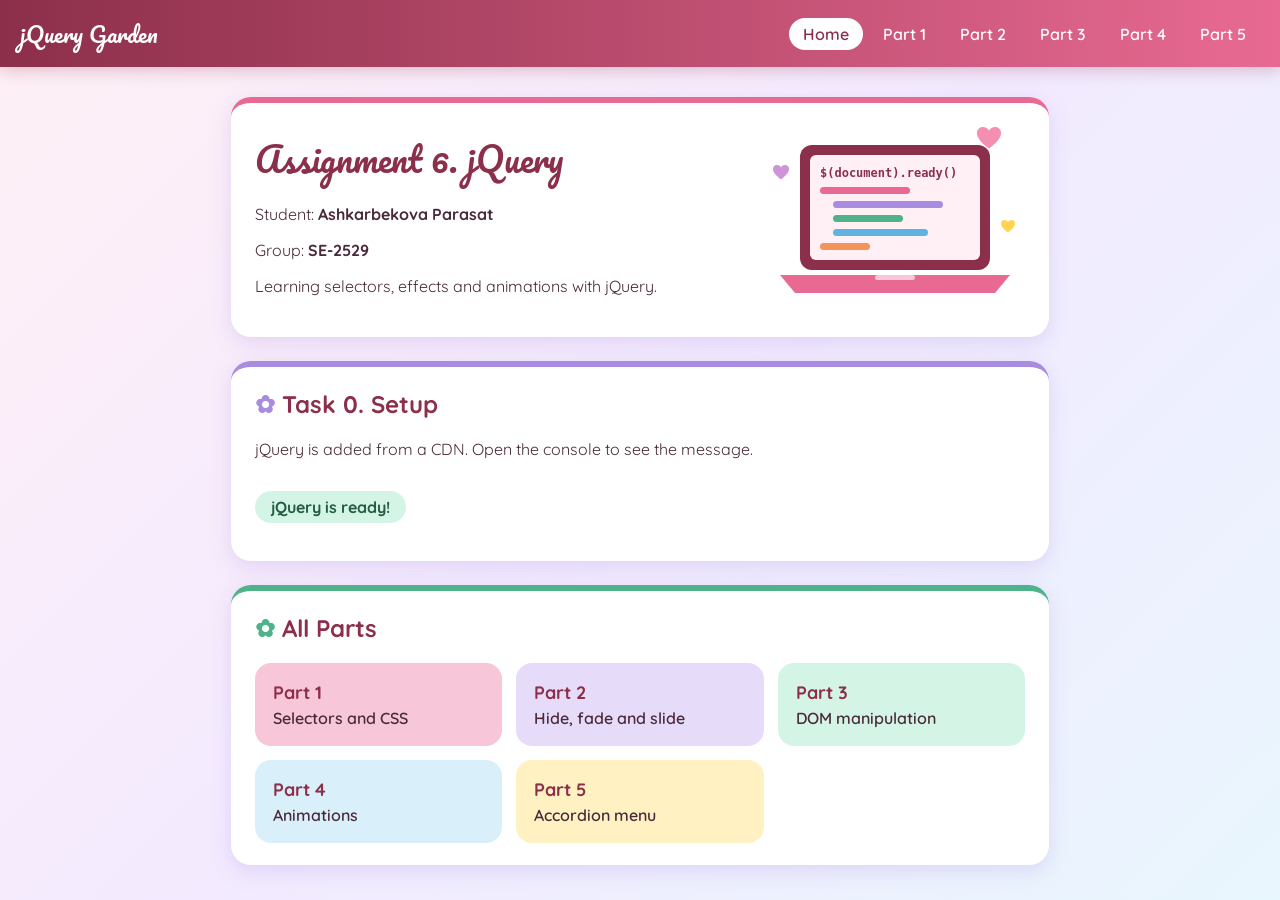
<file: index.html>
<!DOCTYPE html>
<html lang="en">
<head>
  <meta charset="UTF-8">
  <meta name="viewport" content="width=device-width, initial-scale=1.0">
  <title>Assignment 6 - jQuery</title>
  <link rel="stylesheet" href="style.css">
</head>
<body>
  <nav>
    <span class="logo">jQuery Garden</span>
    <a href="index.html" class="active">Home</a>
    <a href="part1.html">Part 1</a>
    <a href="part2.html">Part 2</a>
    <a href="part3.html">Part 3</a>
    <a href="part4.html">Part 4</a>
    <a href="part5.html">Part 5</a>
  </nav>
  <main>
    <section class="hero">
      <div>
        <h1 class="page-title">Assignment 6. jQuery</h1>
        <p>Student: <b>Ashkarbekova Parasat</b></p>
        <p>Group: <b>SE-2529</b></p>
        <p>Learning selectors, effects and animations with jQuery.</p>
      </div>
      <img src="images/laptop.svg" alt="Laptop with code">
    </section>
    <section>
      <h2>Task 0. Setup</h2>
      <p>jQuery is added from a CDN. Open the console to see the message.</p>
      <p id="status" class="badge">jQuery is not ready.</p>
    </section>
    <section>
      <h2>All Parts</h2>
      <div class="tiles">
        <a class="tile" href="part1.html"><b>Part 1</b>Selectors and CSS</a>
        <a class="tile" href="part2.html"><b>Part 2</b>Hide, fade and slide</a>
        <a class="tile" href="part3.html"><b>Part 3</b>DOM manipulation</a>
        <a class="tile" href="part4.html"><b>Part 4</b>Animations</a>
        <a class="tile" href="part5.html"><b>Part 5</b>Accordion menu</a>
      </div>
    </section>
  </main>
  <script src="https://code.jquery.com/jquery-3.7.1.min.js"></script>
  <script src="js/index.js"></script>
</body>
</html>
</file>
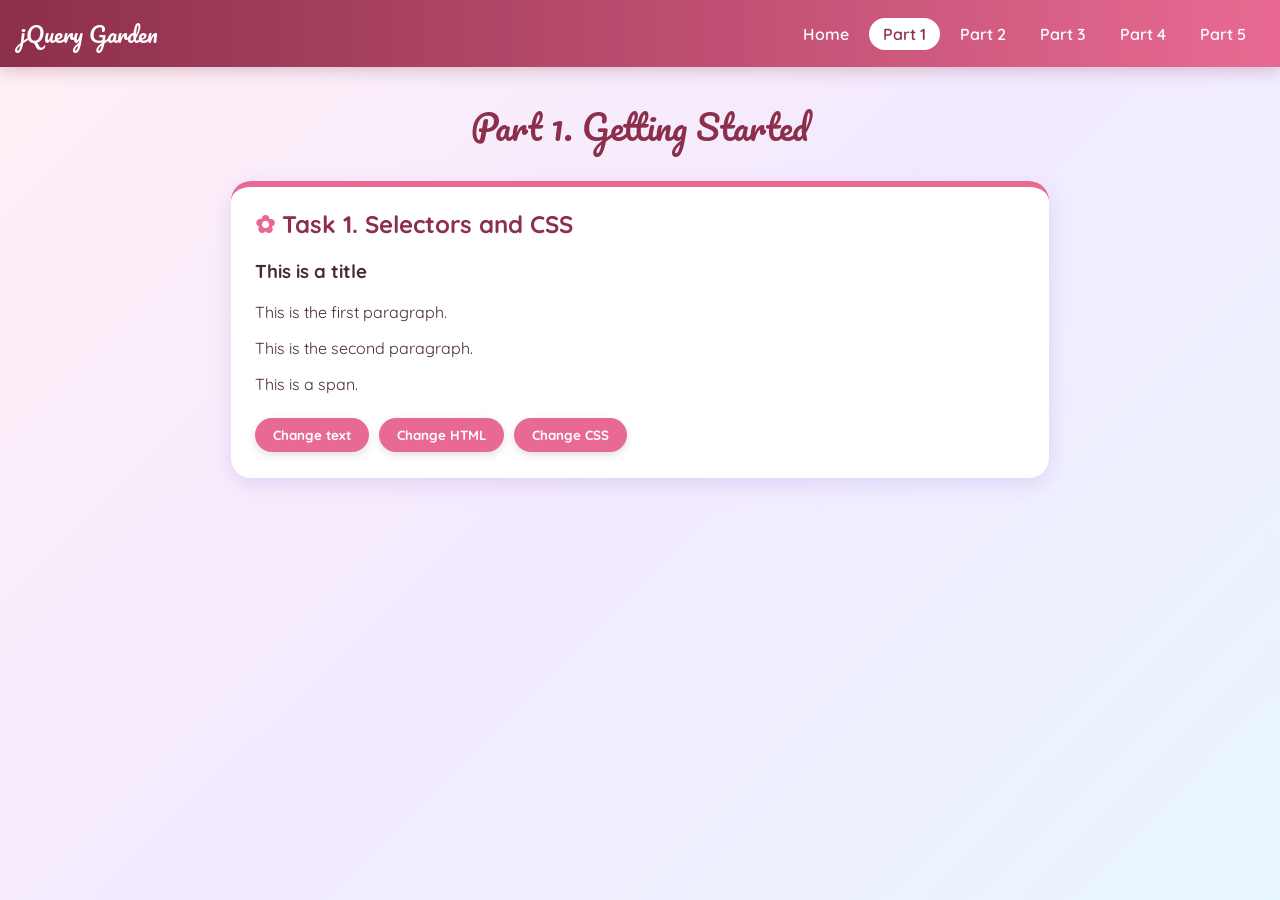
<file: part1.html>
<!DOCTYPE html>
<html lang="en">
<head>
  <meta charset="UTF-8">
  <meta name="viewport" content="width=device-width, initial-scale=1.0">
  <title>Part 1 - Selectors</title>
  <link rel="stylesheet" href="style.css">
</head>
<body>
  <nav>
    <span class="logo">jQuery Garden</span>
    <a href="index.html">Home</a>
    <a href="part1.html" class="active">Part 1</a>
    <a href="part2.html">Part 2</a>
    <a href="part3.html">Part 3</a>
    <a href="part4.html">Part 4</a>
    <a href="part5.html">Part 5</a>
  </nav>
  <main>
    <h1 class="page-title">Part 1. Getting Started</h1>
    <section>
      <h2>Task 1. Selectors and CSS</h2>
      <h3 id="title">This is a title</h3>
      <p class="info">This is the first paragraph.</p>
      <p class="info">This is the second paragraph.</p>
      <span>This is a span.</span>
      <br><br>
      <button id="btnText">Change text</button>
      <button id="btnHtml">Change HTML</button>
      <button id="btnCss">Change CSS</button>
    </section>
  </main>
  <script src="https://code.jquery.com/jquery-3.7.1.min.js"></script>
  <script src="js/part1.js"></script>
</body>
</html>
</file>
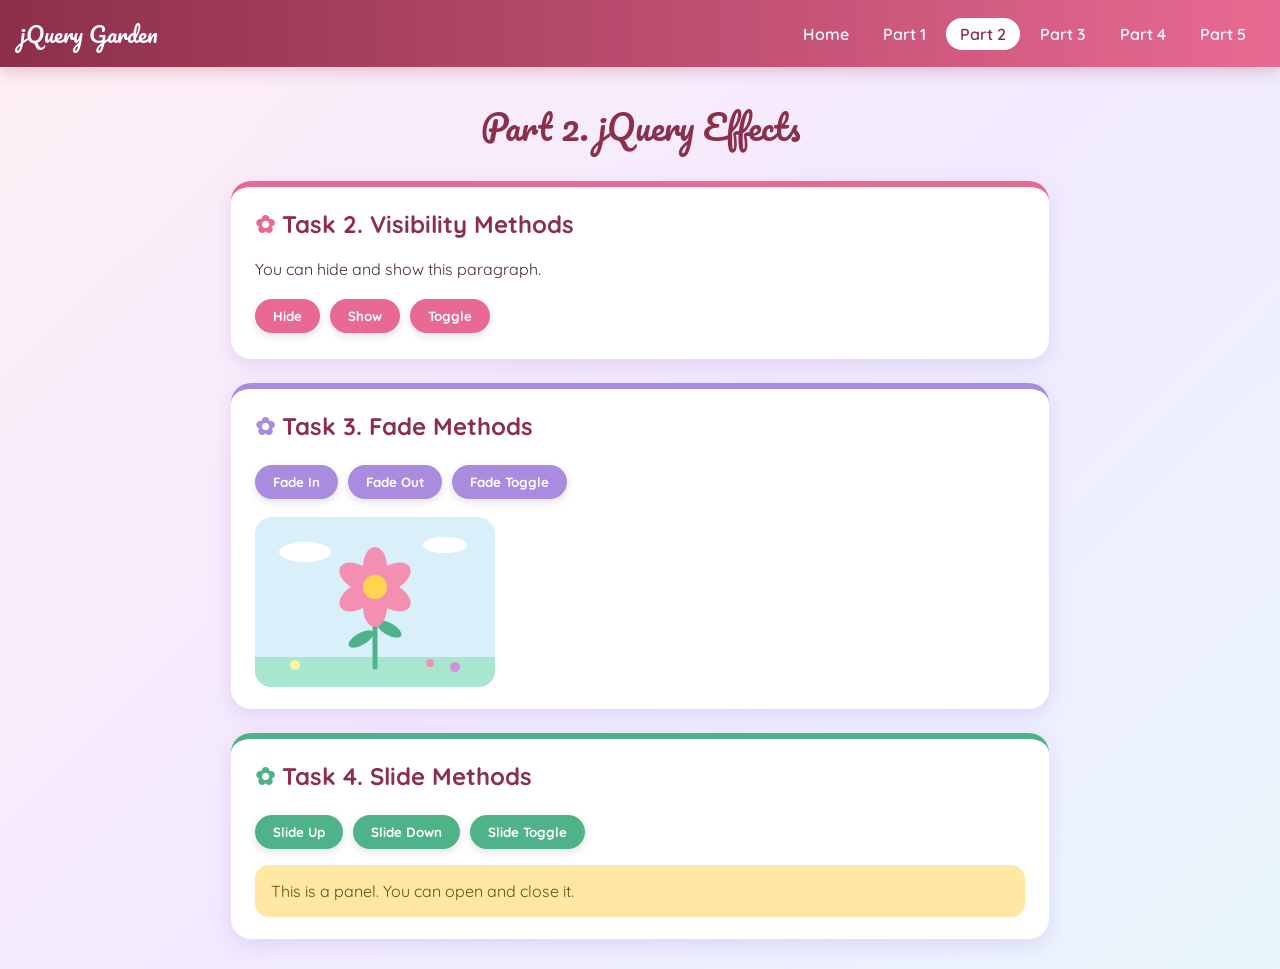
<file: part2.html>
<!DOCTYPE html>
<html lang="en">
<head>
  <meta charset="UTF-8">
  <meta name="viewport" content="width=device-width, initial-scale=1.0">
  <title>Part 2 - Effects</title>
  <link rel="stylesheet" href="style.css">
</head>
<body>
  <nav>
    <span class="logo">jQuery Garden</span>
    <a href="index.html">Home</a>
    <a href="part1.html">Part 1</a>
    <a href="part2.html" class="active">Part 2</a>
    <a href="part3.html">Part 3</a>
    <a href="part4.html">Part 4</a>
    <a href="part5.html">Part 5</a>
  </nav>
  <main>
    <h1 class="page-title">Part 2. jQuery Effects</h1>
    <section>
      <h2>Task 2. Visibility Methods</h2>
      <p id="text">You can hide and show this paragraph.</p>
      <button id="btnHide">Hide</button>
      <button id="btnShow">Show</button>
      <button id="btnToggle">Toggle</button>
    </section>
    <section>
      <h2>Task 3. Fade Methods</h2>
      <button id="btnFadeIn">Fade In</button>
      <button id="btnFadeOut">Fade Out</button>
      <button id="btnFadeToggle">Fade Toggle</button>
      <img id="fadeImg" src="images/flower.svg" alt="Flower">
    </section>
    <section>
      <h2>Task 4. Slide Methods</h2>
      <button id="btnSlideUp">Slide Up</button>
      <button id="btnSlideDown">Slide Down</button>
      <button id="btnSlideToggle">Slide Toggle</button>
      <div id="panel">This is a panel. You can open and close it.</div>
    </section>
  </main>
  <script src="https://code.jquery.com/jquery-3.7.1.min.js"></script>
  <script src="js/part2.js"></script>
</body>
</html>
</file>
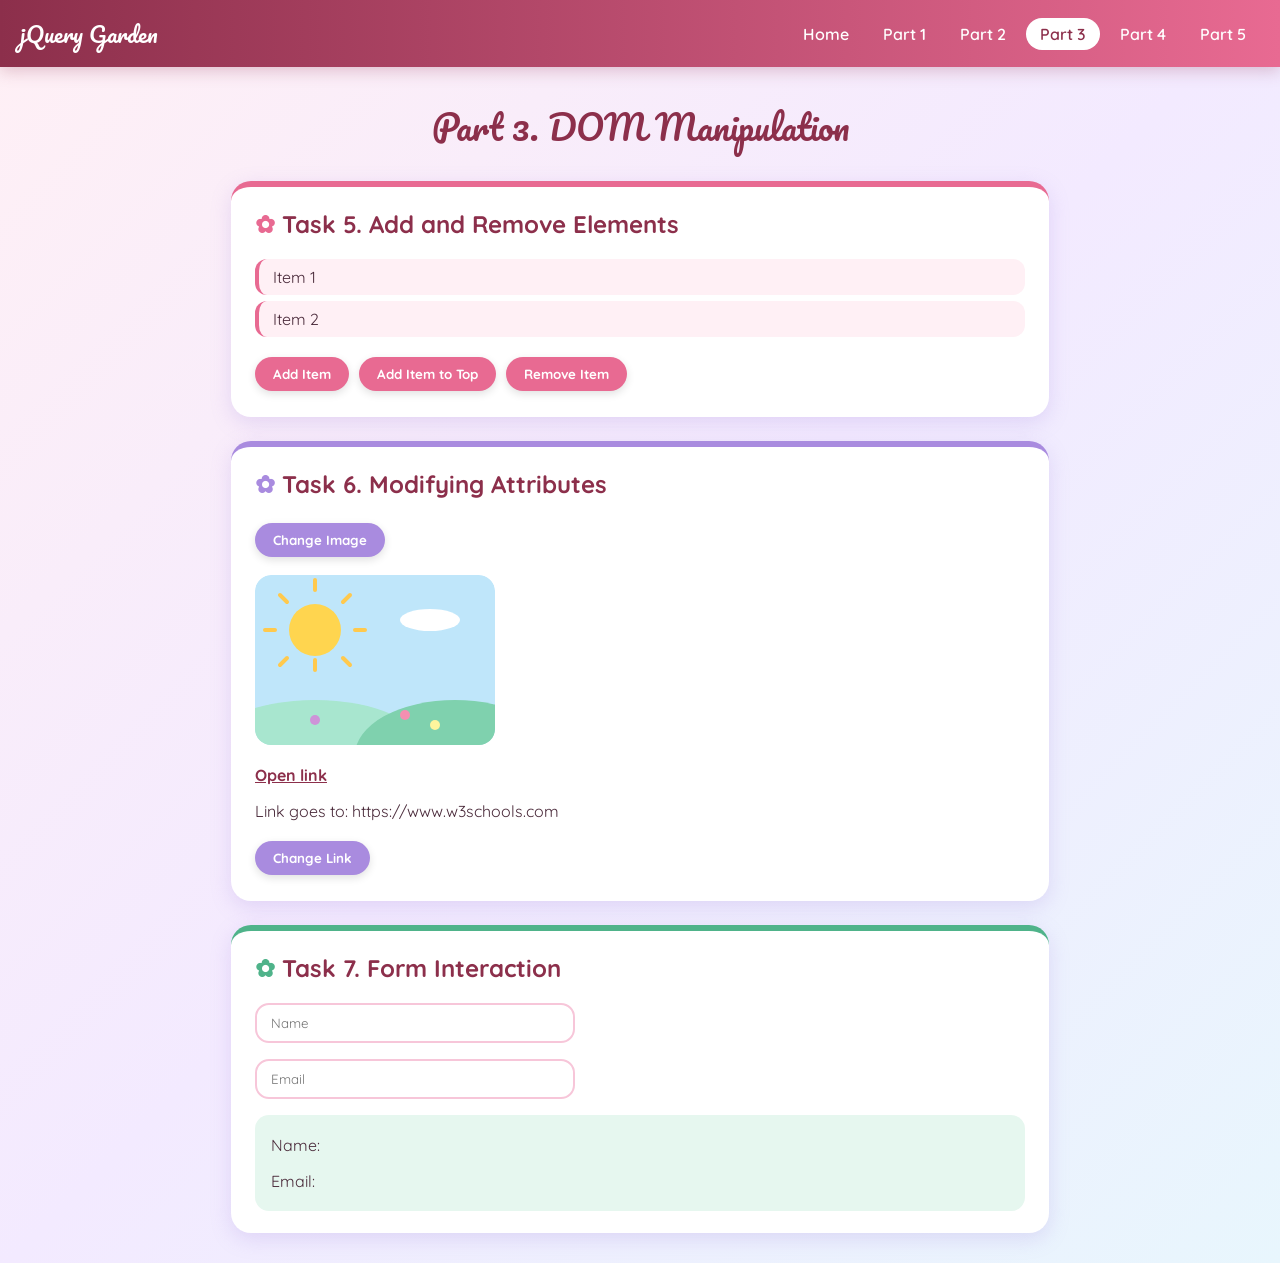
<file: part3.html>
<!DOCTYPE html>
<html lang="en">
<head>
  <meta charset="UTF-8">
  <meta name="viewport" content="width=device-width, initial-scale=1.0">
  <title>Part 3 - DOM</title>
  <link rel="stylesheet" href="style.css">
</head>
<body>
  <nav>
    <span class="logo">jQuery Garden</span>
    <a href="index.html">Home</a>
    <a href="part1.html">Part 1</a>
    <a href="part2.html">Part 2</a>
    <a href="part3.html" class="active">Part 3</a>
    <a href="part4.html">Part 4</a>
    <a href="part5.html">Part 5</a>
  </nav>
  <main>
    <h1 class="page-title">Part 3. DOM Manipulation</h1>
    <section>
      <h2>Task 5. Add and Remove Elements</h2>
      <ul id="list">
        <li>Item 1</li>
        <li>Item 2</li>
      </ul>
      <button id="btnAdd">Add Item</button>
      <button id="btnAddTop">Add Item to Top</button>
      <button id="btnRemove">Remove Item</button>
    </section>
    <section>
      <h2>Task 6. Modifying Attributes</h2>
      <button id="btnImg">Change Image</button>
      <img id="myImg" src="images/day.svg" alt="Day or night">
      <br>
      <a id="myLink" href="https://www.w3schools.com" target="_blank">Open link</a>
      <p>Link goes to: <span id="linkText">https://www.w3schools.com</span></p>
      <button id="btnLink">Change Link</button>
    </section>
    <section>
      <h2>Task 7. Form Interaction</h2>
      <form>
        <p><input type="text" id="name" placeholder="Name"></p>
        <p><input type="email" id="email" placeholder="Email"></p>
      </form>
      <div class="output">
        <p>Name: <span id="showName"></span></p>
        <p>Email: <span id="showEmail"></span></p>
      </div>
    </section>
  </main>
  <script src="https://code.jquery.com/jquery-3.7.1.min.js"></script>
  <script src="js/part3.js"></script>
</body>
</html>
</file>
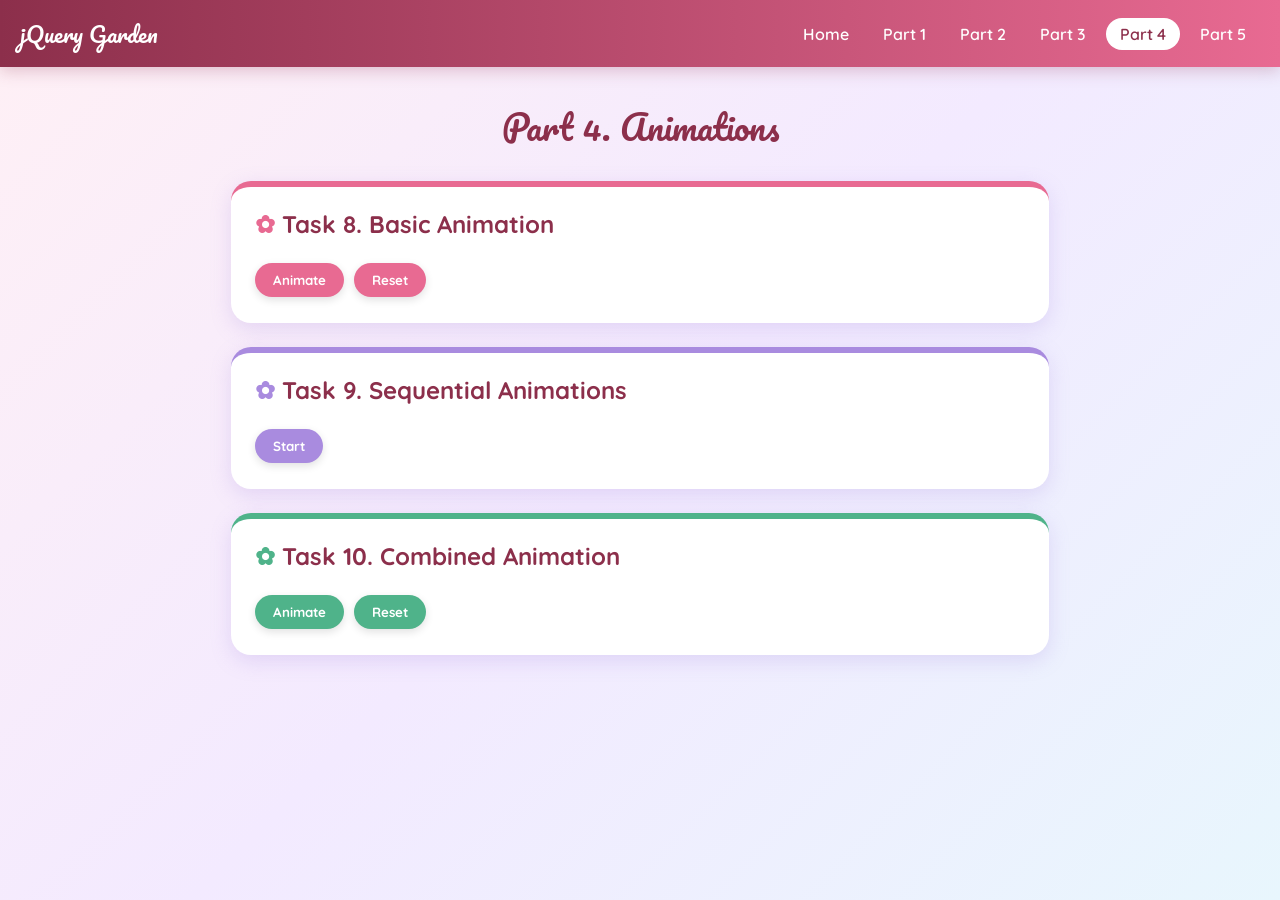
<file: part4.html>
<!DOCTYPE html>
<html lang="en">
<head>
  <meta charset="UTF-8">
  <meta name="viewport" content="width=device-width, initial-scale=1.0">
  <title>Part 4 - Animations</title>
  <link rel="stylesheet" href="style.css">
</head>
<body>
  <nav>
    <span class="logo">jQuery Garden</span>
    <a href="index.html">Home</a>
    <a href="part1.html">Part 1</a>
    <a href="part2.html">Part 2</a>
    <a href="part3.html">Part 3</a>
    <a href="part4.html" class="active">Part 4</a>
    <a href="part5.html">Part 5</a>
  </nav>
  <main>
    <h1 class="page-title">Part 4. Animations</h1>
    <section>
      <h2>Task 8. Basic Animation</h2>
      <button id="btnBasic">Animate</button>
      <button id="btnBasicReset">Reset</button>
      <div class="area">
        <div class="box" id="box1"></div>
      </div>
    </section>
    <section>
      <h2>Task 9. Sequential Animations</h2>
      <button id="btnSteps">Start</button>
      <div class="area">
        <div class="box" id="box2"></div>
      </div>
    </section>
    <section>
      <h2>Task 10. Combined Animation</h2>
      <button id="btnCombined">Animate</button>
      <button id="btnCombinedReset">Reset</button>
      <div class="area">
        <div class="box" id="box3"></div>
      </div>
    </section>
  </main>
  <script src="https://code.jquery.com/jquery-3.7.1.min.js"></script>
  <script src="js/part4.js"></script>
</body>
</html>
</file>
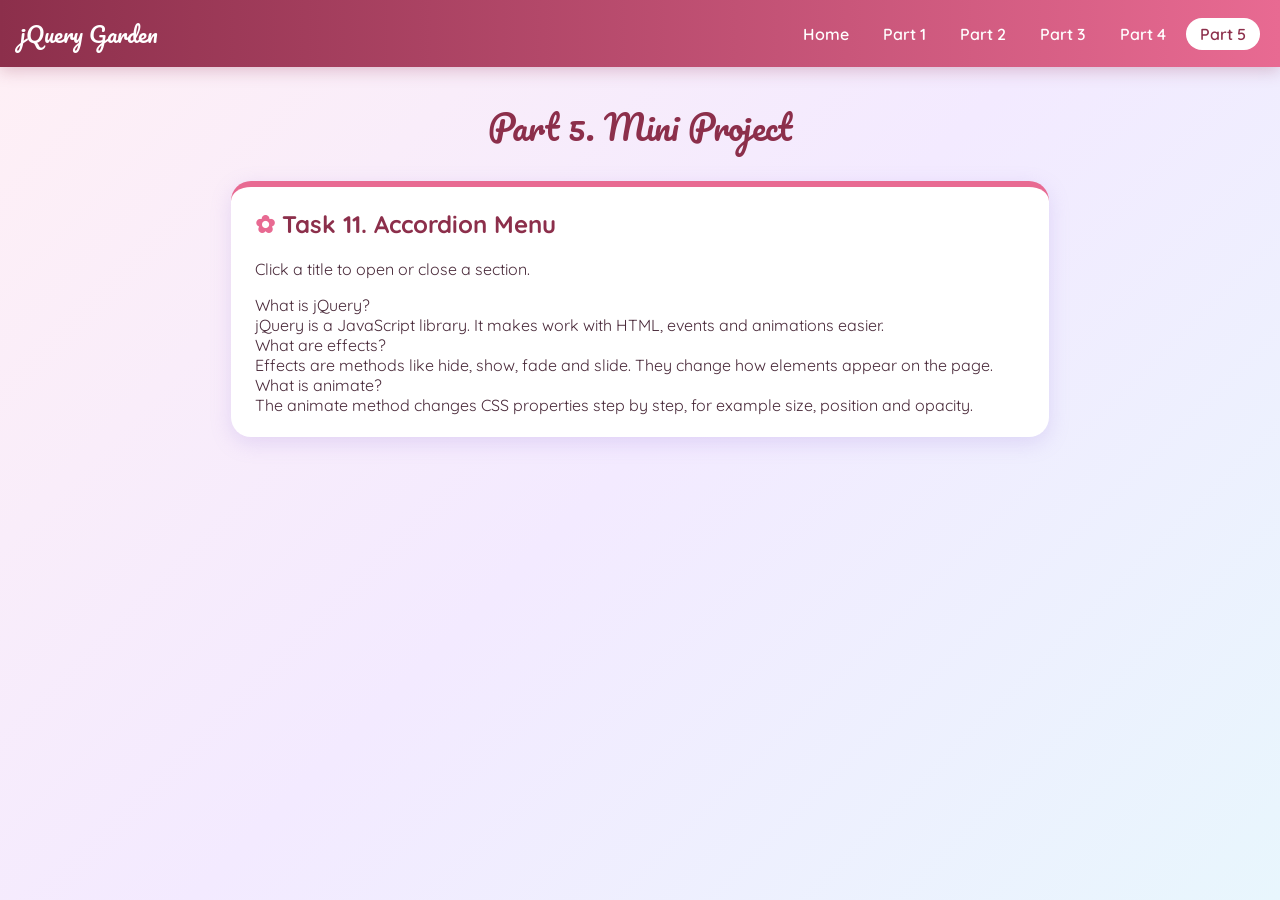
<file: part5.html>
<!DOCTYPE html>
<html lang="en">
<head>
  <meta charset="UTF-8">
  <meta name="viewport" content="width=device-width, initial-scale=1.0">
  <title>Part 5 - Mini Project</title>
  <link rel="stylesheet" href="style.css">
</head>
<body>
  <nav>
    <span class="logo">jQuery Garden</span>
    <a href="index.html">Home</a>
    <a href="part1.html">Part 1</a>
    <a href="part2.html">Part 2</a>
    <a href="part3.html">Part 3</a>
    <a href="part4.html">Part 4</a>
    <a href="part5.html" class="active">Part 5</a>
  </nav>
  <main>
    <h1 class="page-title">Part 5. Mini Project</h1>
    <section>
      <h2>Task 11. Accordion Menu</h2>
      <p>Click a title to open or close a section.</p>
      <div class="acc-header">What is jQuery?</div>
      <div class="acc-body">jQuery is a JavaScript library. It makes work with HTML, events and animations easier.</div>
      <div class="acc-header">What are effects?</div>
      <div class="acc-body">Effects are methods like hide, show, fade and slide. They change how elements appear on the page.</div>
      <div class="acc-header">What is animate?</div>
      <div class="acc-body">The animate method changes CSS properties step by step, for example size, position and opacity.</div>
    </section>
  </main>
  <script src="https://code.jquery.com/jquery-3.7.1.min.js"></script>
  <script src="js/part5.js"></script>
</body>
</html>
</file>
<file: style.css>
@import url("https://fonts.googleapis.com/css2?family=Pacifico&family=Quicksand:wght@400;600;700&display=swap");

:root {
  --burgundy: #8c2f4b;
  --rose: #e86a92;
  --pink: #f7c6d9;
  --blush: #fff0f5;
  --lavender: #a98bdf;
  --sky: #5fb3e0;
  --mint: #4fb38a;
  --butter: #ffe8a3;
  --peach: #f4945c;
  --text: #4a2a3a;
}

* {
  box-sizing: border-box;
}

body {
  margin: 0;
  min-height: 100vh;
  font-family: "Quicksand", Arial, sans-serif;
  color: var(--text);
  background: linear-gradient(135deg, #fff0f5 0%, #f3eaff 50%, #e8f6fd 100%);
}

nav {
  display: flex;
  flex-wrap: wrap;
  align-items: center;
  gap: 6px;
  padding: 14px 20px;
  background: linear-gradient(90deg, var(--burgundy), var(--rose));
  box-shadow: 0 4px 15px rgba(140, 47, 75, 0.25);
}

.logo {
  margin-right: auto;
  font-family: "Pacifico", cursive;
  font-size: 22px;
  color: #fff;
}

nav a {
  padding: 6px 14px;
  border-radius: 20px;
  color: #fff;
  font-weight: 600;
  text-decoration: none;
  transition: background 0.3s;
}

nav a:hover {
  background: rgba(255, 255, 255, 0.2);
}

nav a.active {
  background: #fff;
  color: var(--burgundy);
}

main {
  max-width: 850px;
  margin: 30px auto;
  padding: 0 16px;
}

.page-title {
  margin: 10px 0 25px;
  font-family: "Pacifico", cursive;
  font-size: 34px;
  font-weight: 400;
  text-align: center;
  color: var(--burgundy);
}

section {
  --accent: var(--rose);
  margin-bottom: 24px;
  padding: 22px 24px;
  background: #fff;
  border-top: 6px solid var(--accent);
  border-radius: 20px;
  box-shadow: 0 6px 20px rgba(169, 139, 223, 0.25);
}

section:nth-of-type(2) {
  --accent: var(--lavender);
}

section:nth-of-type(3) {
  --accent: var(--mint);
}

section h2 {
  margin-top: 0;
  color: var(--burgundy);
}

section h2::before {
  content: "✿ ";
  color: var(--accent);
}

button {
  margin: 4px 6px 4px 0;
  padding: 9px 18px;
  border: none;
  border-radius: 25px;
  background: var(--accent);
  color: #fff;
  font-family: inherit;
  font-weight: 700;
  cursor: pointer;
  box-shadow: 0 3px 8px rgba(0, 0, 0, 0.12);
  transition: transform 0.2s, filter 0.2s;
}

button:hover {
  transform: translateY(-2px);
  filter: brightness(1.1);
}

a {
  color: var(--burgundy);
  font-weight: 700;
}

img {
  display: block;
  width: 240px;
  max-width: 100%;
  margin-top: 14px;
  border-radius: 16px;
}

.hero {
  display: flex;
  flex-wrap: wrap;
  align-items: center;
  justify-content: space-between;
  gap: 20px;
}

.hero .page-title {
  margin: 0 0 10px;
  text-align: left;
}

.hero img {
  width: 260px;
  margin: 0;
}

.badge {
  display: inline-block;
  padding: 6px 16px;
  border-radius: 20px;
  background: #d4f5e6;
  color: #245c45;
  font-weight: 700;
}

.tiles {
  display: grid;
  grid-template-columns: repeat(auto-fit, minmax(200px, 1fr));
  gap: 14px;
}

.tile {
  display: block;
  padding: 18px;
  border-radius: 16px;
  color: var(--text);
  font-weight: 600;
  text-decoration: none;
  transition: transform 0.2s;
}

.tile:hover {
  transform: translateY(-4px);
}

.tile b {
  display: block;
  margin-bottom: 4px;
  font-size: 18px;
  color: var(--burgundy);
}

.tile:nth-child(1) {
  background: var(--pink);
}

.tile:nth-child(2) {
  background: #e6dcfa;
}

.tile:nth-child(3) {
  background: #d4f5e6;
}

.tile:nth-child(4) {
  background: #d9f0fb;
}

.tile:nth-child(5) {
  background: #fff1c1;
}

#panel {
  margin-top: 12px;
  padding: 16px;
  border-radius: 14px;
  background: var(--butter);
  color: #6b4a1f;
}

#list {
  padding-left: 0;
  list-style: none;
}

#list li {
  margin: 6px 0;
  padding: 8px 14px;
  border-left: 4px solid var(--accent);
  border-radius: 12px;
  background: var(--blush);
}

input {
  width: 100%;
  max-width: 320px;
  padding: 10px 14px;
  border: 2px solid var(--pink);
  border-radius: 14px;
  font-family: inherit;
  outline: none;
}

input:focus {
  border-color: var(--rose);
}

.output {
  padding: 4px 16px;
  border-radius: 14px;
  background: #e6f7ef;
}
</file>
